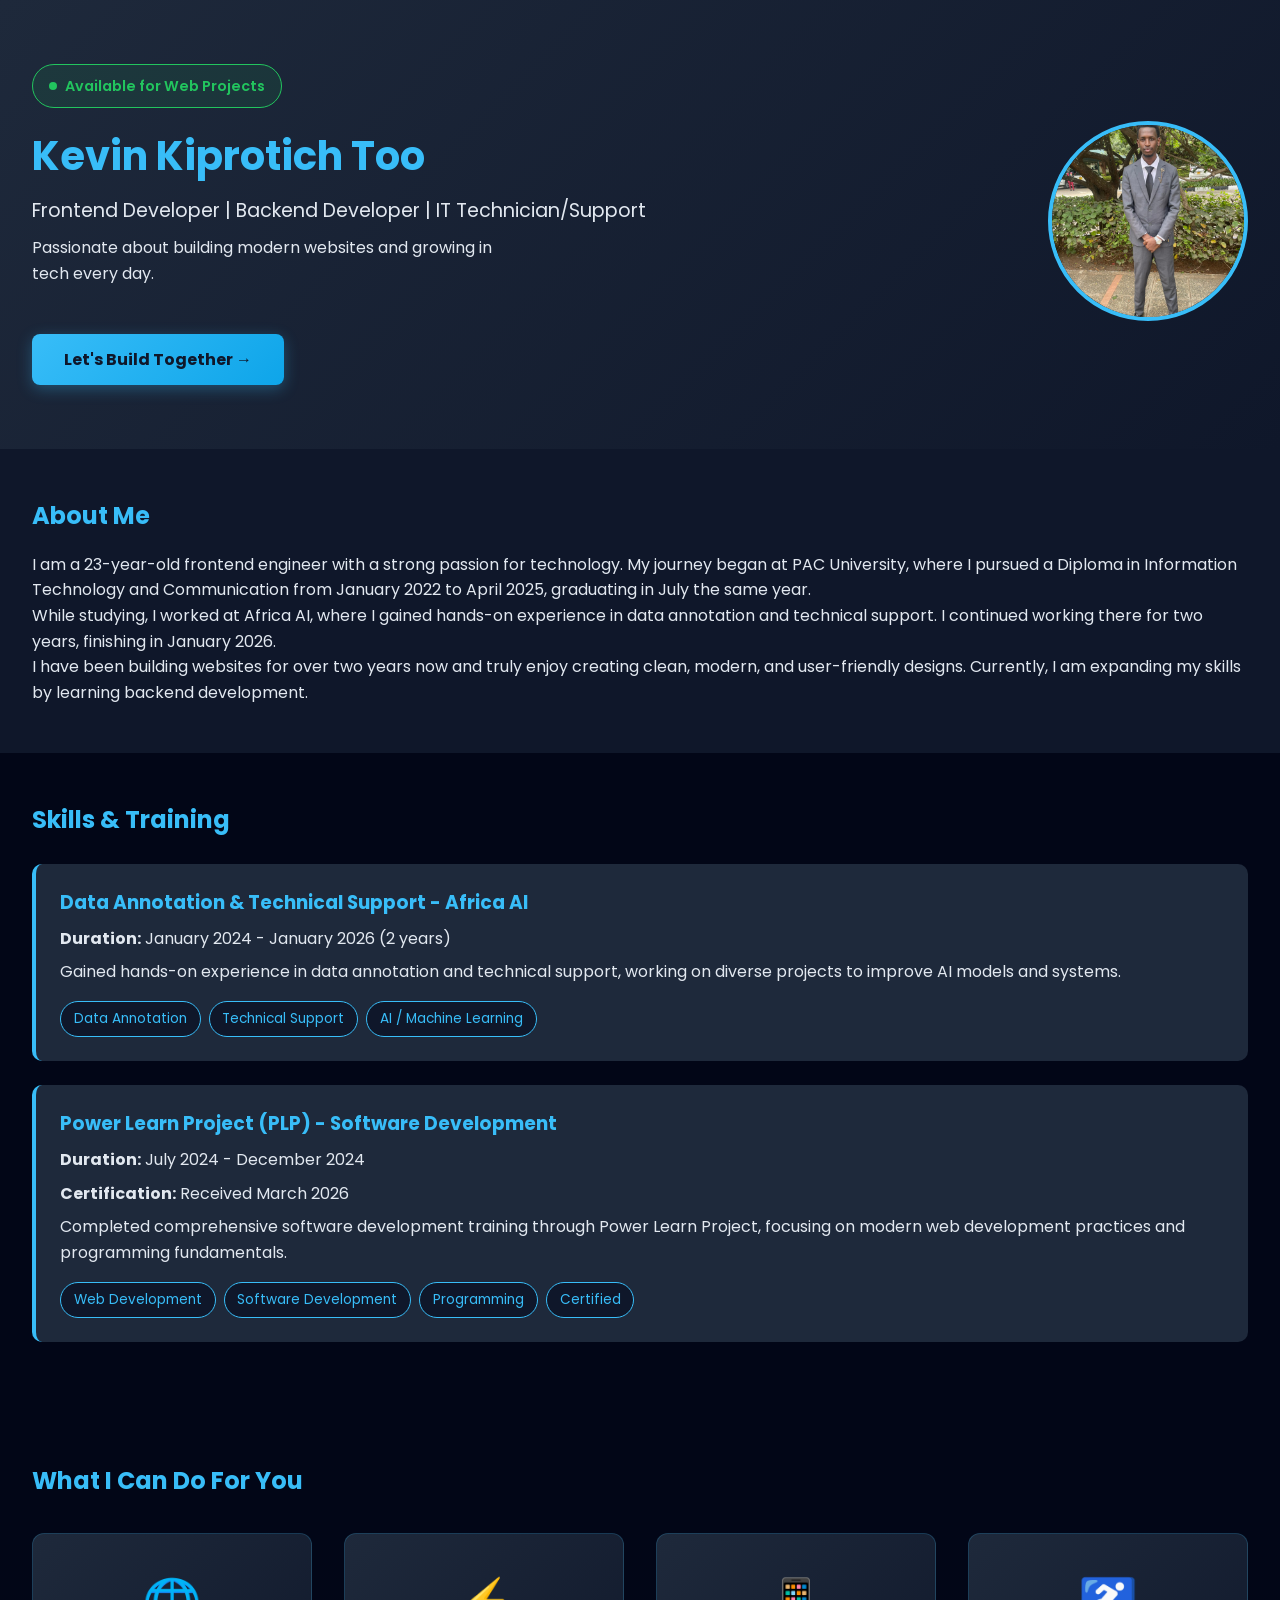
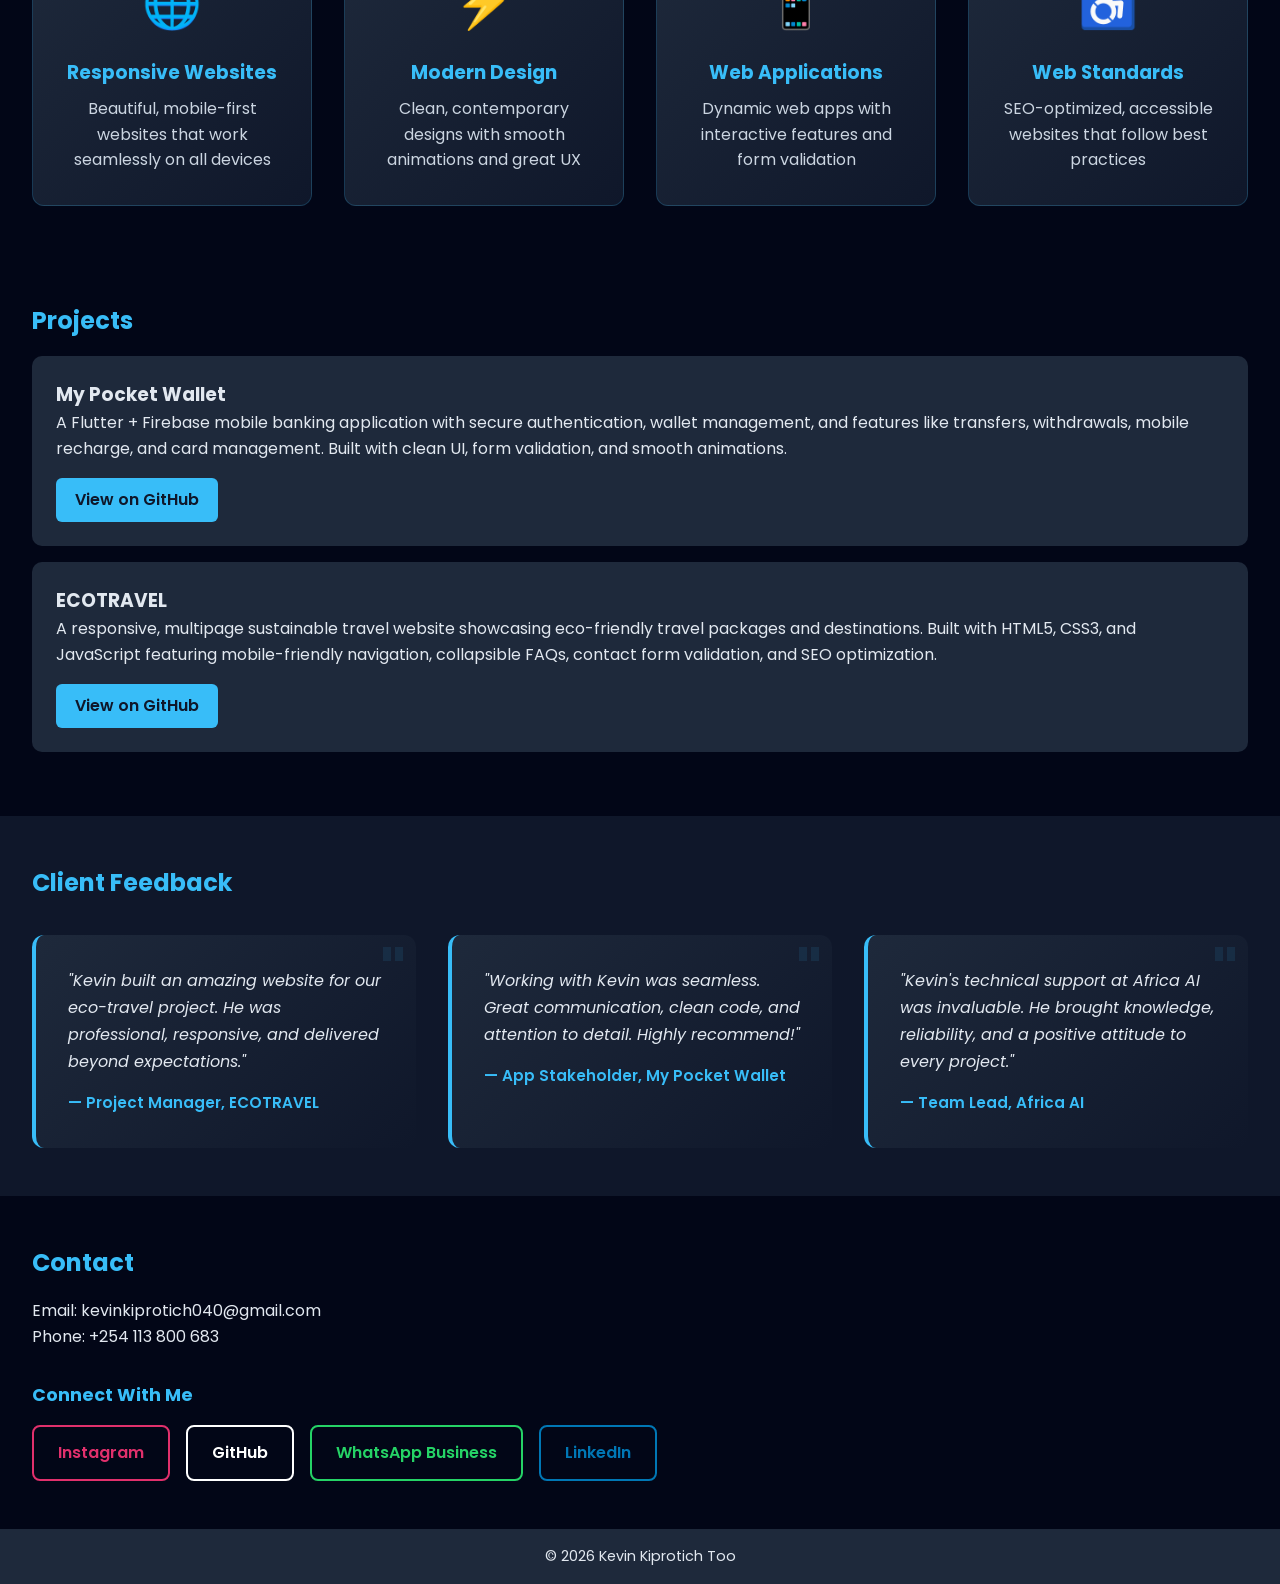
<file: index.html>
<!DOCTYPE html>
<html lang="en">

<head>
    <meta name="google-site-verification" content="0sAVorYccrfavv9SHjon3t3N6cPnzvGZSw_wMlHD08Y" />
    <meta charset="UTF-8">
    <meta name="viewport" content="width=device-width, initial-scale=1.0">
    <title>Kevin Kiprotich Too | Portfolio</title>
    <link rel="stylesheet" href="style.css">
</head>

<body>

    <header class="hero">
        <div class="hero-content">
            <div class="text">
                <div class="availability-badge">
                    <span class="pulse"></span>
                    Available for Web Projects
                </div>
                <h1>Kevin Kiprotich Too</h1>
                <p class="tagline">Frontend Developer | Backend Developer | IT Technician/Support</p>
                <p class="intro">
                    Passionate about building modern websites and growing in tech every day.
                </p>
                <a href="#contact" class="cta-button">Let's Build Together →</a>
            </div>

            <!-- 🔥 ADD YOUR PHOTO HERE -->
            <div class="profile-pic">
                <img src="WhatsApp Image 2026-04-07 at 21.49.56.jpeg" alt="Kevin's Photo">
            </div>
        </div>
    </header>

    <section class="about">
        <h2>About Me</h2>
        <p>
            I am a 23-year-old frontend engineer with a strong passion for technology.
            My journey began at PAC University, where I pursued a Diploma in Information Technology
            and Communication from January 2022 to April 2025, graduating in July the same year.
        </p>

        <p>
            While studying, I worked at Africa AI, where I gained hands-on experience in data annotation
            and technical support. I continued working there for two years, finishing in January 2026.
        </p>

        <p>
            I have been building websites for over two years now and truly enjoy creating clean, modern,
            and user-friendly designs. Currently, I am expanding my skills by learning backend development.
        </p>
    </section>

    <section class="skills">
        <h2>Skills & Training</h2>
        <div class="skill-card">
            <h3>Data Annotation & Technical Support - Africa AI</h3>
            <p><strong>Duration:</strong> January 2024 - January 2026 (2 years)</p>
            <p>Gained hands-on experience in data annotation and technical support, working on diverse projects to improve AI models and systems.</p>
            <div class="skill-tags">
                <span class="tag">Data Annotation</span>
                <span class="tag">Technical Support</span>
                <span class="tag">AI / Machine Learning</span>
            </div>
        </div>

        <div class="skill-card">
            <h3>Power Learn Project (PLP) - Software Development</h3>
            <p><strong>Duration:</strong> July 2024 - December 2024</p>
            <p><strong>Certification:</strong> Received March 2026</p>
            <p>Completed comprehensive software development training through Power Learn Project, focusing on modern web
                development practices and programming fundamentals.</p>
            <div class="skill-tags">
                <span class="tag">Web Development</span>
                <span class="tag">Software Development</span>
                <span class="tag">Programming</span>
                <span class="tag">Certified</span>
            </div>
        </div>
    </section>

    <section class="services">
        <h2>What I Can Do For You</h2>
        <div class="services-grid">
            <div class="service-card">
                <div class="service-icon">🌐</div>
                <h3>Responsive Websites</h3>
                <p>Beautiful, mobile-first websites that work seamlessly on all devices</p>
            </div>
            <div class="service-card">
                <div class="service-icon">⚡</div>
                <h3>Modern Design</h3>
                <p>Clean, contemporary designs with smooth animations and great UX</p>
            </div>
            <div class="service-card">
                <div class="service-icon">📱</div>
                <h3>Web Applications</h3>
                <p>Dynamic web apps with interactive features and form validation</p>
            </div>
            <div class="service-card">
                <div class="service-icon">♿</div>
                <h3>Web Standards</h3>
                <p>SEO-optimized, accessible websites that follow best practices</p>
            </div>
        </div>
    </section>

    <section class="projects">
        <h2>Projects</h2>
        
        <div class="project-card">
            <h3>My Pocket Wallet</h3>
            <p>A Flutter + Firebase mobile banking application with secure authentication, wallet management, and features like transfers, withdrawals, mobile recharge, and card management. Built with clean UI, form validation, and smooth animations.</p>
            <a href="https://github.com/kevinkiprotichtoo/mypocketwallet" target="_blank" class="project-link">View on GitHub</a>
        </div>

        <div class="project-card">
            <h3>ECOTRAVEL</h3>
            <p>A responsive, multipage sustainable travel website showcasing eco-friendly travel packages and destinations. Built with HTML5, CSS3, and JavaScript featuring mobile-friendly navigation, collapsible FAQs, contact form validation, and SEO optimization.</p>
            <a href="https://github.com/kevinkiprotichtoo/ECOTRAVEL" target="_blank" class="project-link">View on GitHub</a>
        </div>
    </section>

    <section class="testimonials">
        <h2>Client Feedback</h2>
        <div class="testimonial-grid">
            <div class="testimonial-card">
                <p class="testimonial-text">"Kevin built an amazing website for our eco-travel project. He was professional, responsive, and delivered beyond expectations."</p>
                <p class="testimonial-author">— Project Manager, ECOTRAVEL</p>
            </div>
            <div class="testimonial-card">
                <p class="testimonial-text">"Working with Kevin was seamless. Great communication, clean code, and attention to detail. Highly recommend!"</p>
                <p class="testimonial-author">— App Stakeholder, My Pocket Wallet</p>
            </div>
            <div class="testimonial-card">
                <p class="testimonial-text">"Kevin's technical support at Africa AI was invaluable. He brought knowledge, reliability, and a positive attitude to every project."</p>
                <p class="testimonial-author">— Team Lead, Africa AI</p>
            </div>
        </div>
    </section>

    <section class="contact" id="contact">
        <h2>Contact</h2>
        <p>Email: kevinkiprotich040@gmail.com</p>
        <p>Phone: +254 113 800 683</p>

        <div class="social-links">
            <h3>Connect With Me</h3>
            <div class="social-icons">
                <a href="https://www.instagram.com/kevin.t.o.o" target="_blank"
                    class="social-link instagram">Instagram</a>
                <a href="https://www.github.com/kevinkiprotichtoo" target="_blank" class="social-link github">GitHub</a>
                <a href="https://wa.me/+46707243148" target="_blank" class="social-link whatsapp">WhatsApp
                    Business</a>
                <a href="https://www.linkedin.com/in/kevin-kiprotich" target="_blank"
                    class="social-link linkedin">LinkedIn</a>
            </div>
        </div>
    </section>

    <footer>
        <p>© 2026 Kevin Kiprotich Too</p>
    </footer>

</body>

</html>
</file>
<file: style.css>
@import url('https://fonts.googleapis.com/css2?family=Poppins:wght@300;400;600&display=swap');

* {
    margin: 0;
    padding: 0;
    box-sizing: border-box;
}

body {
    font-family: 'Poppins', sans-serif;
    background: #0f172a;
    color: #e2e8f0;
    line-height: 1.6;
}

/* HERO SECTION */
.hero {
    padding: 4rem 2rem;
    background: linear-gradient(135deg, #1e293b, #0f172a);
}

.hero-content {
    display: flex;
    align-items: center;
    justify-content: space-between;
    flex-wrap: wrap;
    gap: 2rem;
}

.text h1 {
    font-size: 2.5rem;
    color: #38bdf8;
}

.tagline {
    font-size: 1.2rem;
    margin: 0.5rem 0;
}

.intro {
    max-width: 500px;
    margin-bottom: 1.5rem;
}

/* AVAILABILITY BADGE */
.availability-badge {
    display: inline-flex;
    align-items: center;
    gap: 0.5rem;
    background: rgba(34, 197, 94, 0.1);
    border: 1px solid #22c55e;
    color: #22c55e;
    padding: 0.6rem 1rem;
    border-radius: 50px;
    font-size: 0.9rem;
    font-weight: 600;
    margin-bottom: 1rem;
    animation: fadeInUp 0.6s ease;
}

.pulse {
    display: inline-block;
    width: 8px;
    height: 8px;
    background: #22c55e;
    border-radius: 50%;
    animation: pulse 2s infinite;
}

@keyframes pulse {
    0% {
        box-shadow: 0 0 0 0 rgba(34, 197, 94, 0.7);
    }

    70% {
        box-shadow: 0 0 0 10px rgba(34, 197, 94, 0);
    }

    100% {
        box-shadow: 0 0 0 0 rgba(34, 197, 94, 0);
    }
}

@keyframes fadeInUp {
    from {
        opacity: 0;
        transform: translateY(20px);
    }

    to {
        opacity: 1;
        transform: translateY(0);
    }
}

/* CTA BUTTON */
.cta-button {
    display: inline-block;
    margin-top: 1.5rem;
    padding: 0.8rem 2rem;
    background: linear-gradient(135deg, #38bdf8, #0ea5e9);
    color: #0f172a;
    text-decoration: none;
    border-radius: 8px;
    font-weight: 700;
    font-size: 1rem;
    transition: all 0.3s ease;
    border: none;
    cursor: pointer;
    box-shadow: 0 4px 15px rgba(56, 189, 248, 0.3);
}

.cta-button:hover {
    transform: translateY(-3px);
    box-shadow: 0 6px 20px rgba(56, 189, 248, 0.5);
    background: linear-gradient(135deg, #0ea5e9, #38bdf8);
}

/* PROFILE IMAGE */
.profile-pic img {
    width: 200px;
    height: 200px;
    object-fit: cover;
    border-radius: 50%;
    border: 4px solid #38bdf8;
}

/* SECTIONS */
section {
    padding: 3rem 2rem;
}

h2 {
    margin-bottom: 1rem;
    color: #38bdf8;
}

/* SERVICES SECTION */
.services {
    background: #020617;
}

.services-grid {
    display: grid;
    grid-template-columns: repeat(auto-fit, minmax(250px, 1fr));
    gap: 2rem;
    margin-top: 2rem;
}

.service-card {
    background: linear-gradient(135deg, #1e293b, #0f172a);
    padding: 2rem;
    border-radius: 12px;
    text-align: center;
    border: 1px solid rgba(56, 189, 248, 0.2);
    transition: all 0.3s ease;
}

.service-card:hover {
    border-color: #38bdf8;
    box-shadow: 0 8px 25px rgba(56, 189, 248, 0.15);
    transform: translateY(-5px);
}

.service-icon {
    font-size: 3rem;
    margin-bottom: 1rem;
}

.service-card h3 {
    color: #38bdf8;
    margin-bottom: 0.5rem;
}

.service-card p {
    color: #cbd5e1;
    line-height: 1.6;
}

/* TESTIMONIALS SECTION */
.testimonials {
    background: #0f172a;
}

.testimonial-grid {
    display: grid;
    grid-template-columns: repeat(auto-fit, minmax(280px, 1fr));
    gap: 2rem;
    margin-top: 2rem;
}

.testimonial-card {
    background: linear-gradient(135deg, #1e293b, #0f172a);
    padding: 2rem;
    border-radius: 12px;
    border-left: 4px solid #38bdf8;
    transition: all 0.3s ease;
    position: relative;
    overflow: hidden;
}

.testimonial-card::before {
    content: '"';
    position: absolute;
    top: -10px;
    right: 10px;
    font-size: 4rem;
    color: rgba(56, 189, 248, 0.1);
    font-weight: bold;
}

.testimonial-card:hover {
    transform: translateY(-5px);
    box-shadow: 0 8px 25px rgba(56, 189, 248, 0.2);
    border-left-color: #0ea5e9;
}

.testimonial-text {
    color: #e2e8f0;
    font-style: italic;
    margin-bottom: 1rem;
    line-height: 1.7;
}

.testimonial-author {
    color: #38bdf8;
    font-weight: 600;
    font-size: 0.95rem;
}

.projects {
    background: #020617;
}

/* SKILLS */
.skills {
    background: #020617;
}

.skill-card {
    background: #1e293b;
    padding: 1.5rem;
    margin: 1.5rem 0;
    border-radius: 10px;
    border-left: 4px solid #38bdf8;
    transition: all 0.3s ease;
}

.skill-card:hover {
    transform: translateX(5px);
    box-shadow: 0 4px 12px rgba(56, 189, 248, 0.2);
}

.skill-card h3 {
    color: #38bdf8;
    margin-bottom: 0.5rem;
}

.skill-card p {
    margin: 0.5rem 0;
}

.skill-tags {
    display: flex;
    gap: 0.5rem;
    flex-wrap: wrap;
    margin-top: 1rem;
}

.tag {
    display: inline-block;
    background: #0f172a;
    color: #38bdf8;
    padding: 0.4rem 0.8rem;
    border-radius: 20px;
    font-size: 0.85rem;
    border: 1px solid #38bdf8;
}

.project-card {
    background: #1e293b;
    padding: 1.5rem;
    margin: 1rem 0;
    border-radius: 10px;
    transition: transform 0.3s ease;
}

.project-card:hover {
    transform: translateY(-5px);
}

.project-link {
    display: inline-block;
    margin-top: 1rem;
    padding: 0.6rem 1.2rem;
    background: #38bdf8;
    color: #0f172a;
    text-decoration: none;
    border-radius: 6px;
    font-weight: 600;
    transition: all 0.3s ease;
}

.project-link:hover {
    background: #0ea5e9;
    transform: translateY(-2px);
    box-shadow: 0 4px 8px rgba(56, 189, 248, 0.3);
}

/* CONTACT */
.contact {
    background: #020617;
}

.social-links {
    margin-top: 2rem;
}

.social-links h3 {
    font-size: 1.1rem;
    margin: 1.5rem 0 1rem 0;
    color: #38bdf8;
}

.social-icons {
    display: flex;
    gap: 1rem;
    flex-wrap: wrap;
}

.social-link {
    display: inline-block;
    padding: 0.8rem 1.5rem;
    border-radius: 8px;
    text-decoration: none;
    font-weight: 600;
    transition: all 0.3s ease;
    border: 2px solid #38bdf8;
    color: #38bdf8;
}

.social-link:hover {
    background: #38bdf8;
    color: #0f172a;
    transform: translateY(-3px);
}

.social-link.instagram {
    border-color: #e1306c;
    color: #e1306c;
}

.social-link.instagram:hover {
    background: #e1306c;
    color: white;
}

.social-link.github {
    border-color: #ffffff;
    color: #ffffff;
}

.social-link.github:hover {
    background: #ffffff;
    color: #0f172a;
}

.social-link.whatsapp {
    border-color: #25d366;
    color: #25d366;
}

.social-link.whatsapp:hover {
    background: #25d366;
    color: white;
}

.social-link.linkedin {
    border-color: #0077b5;
    color: #0077b5;
}

.social-link.linkedin:hover {
    background: #0077b5;
    color: white;
}

/* FOOTER */
footer {
    text-align: center;
    padding: 1rem;
    background: #1e293b;
    font-size: 0.9rem;
}
</file>
